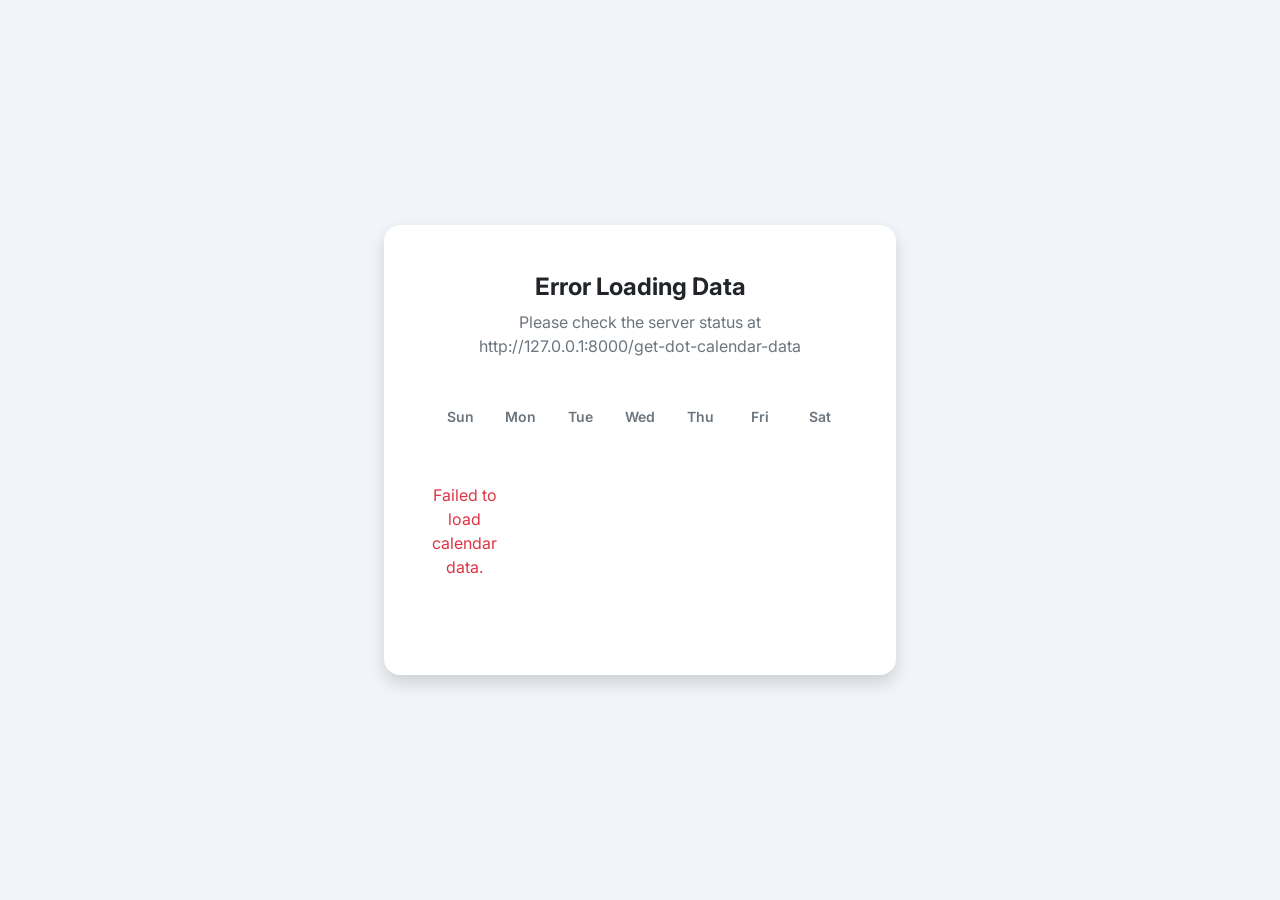
<file: api_version/bootstrap.html>
<!DOCTYPE html>
<html lang="en">

<head>
    <meta charset="UTF-8" />
    <meta name="viewport" content="width=device-width, initial-scale=1.0" />
    <title>Habit Tracker Calendar</title>
    <link href="https://cdn.jsdelivr.net/npm/bootstrap@5.3.3/dist/css/bootstrap.min.css" rel="stylesheet"
        integrity="sha384-QWTKZyjpPEjISv5WaRU9OFeRpok6YctnYmDr5pNlyT2bRjXh0JMhjY6hW+ALEwIH" crossorigin="anonymous">
    <link rel="preconnect" href="https://fonts.googleapis.com">
    <link rel="preconnect" href="https://fonts.gstatic.com" crossorigin>
    <link href="https://fonts.googleapis.com/css2?family=Inter:wght@400;500;600;700&display=swap" rel="stylesheet">
    <style>
        /* Custom styles to match the original design intent */

        body {
            font-family: 'Inter', sans-serif;
            background-color: #f1f5f9;
            /* Corresponds to a light slate color (slate-100) */
        }

        /* --- Custom Mark Styles (Retained from Original) --- */

        /* Base styles for the status marks */
        .check-mark::after,
        .x-mark::after,
        .skip-mark::after {
            position: absolute;
            top: 62%;
            /* Lowered the icons from 55% */
            left: 50%;
            transform: translateX(-50%);
            z-index: 20;
            /* Ensure it's above the dot */
            font-weight: bold;
            font-size: 1.1rem;
            /* Slightly larger for better visibility */
            line-height: 1;
        }

        /* Check mark for 'isDone: true' */
        .check-mark::after {
            content: "✓";
            color: #16a34a;
            /* Dark green (green-700) */
        }

        /* X mark for 'isDone: false' and 'isSkipped: false' */
        .x-mark::after {
            content: "✗";
            color: #dc2626;
            /* Dark red (red-700) */
        }

        /* Dot mark for 'isSkipped: true' */
        .skip-mark::after {
            content: "•";
            /* Changed icon for skipped */
            color: #f59e0b;
            /* Changed color to amber/yellow (amber-500) */
            font-size: 1.5rem;
            /* Made the dot a bit larger */
        }

        /* --- Calendar Grid Utility Styles (Customized for Bootstrap) --- */

        /* Mimics the Tailwind 'grid grid-cols-7' and 'gap-1/2' */
        .calendar-grid {
            display: grid;
            grid-template-columns: repeat(7, 1fr);
            gap: 0.25rem;
            /* Smaller gap than standard Bootstrap 'g-2' */
        }

        /* Day cell height and alignment */
        .day-cell {
            height: 3.5rem;
            /* Corresponds to h-14 */
            display: flex;
            align-items: center;
            justify-content: center;
        }

        /* Dot and Day Number Positioning */
        .dot-background {
            position: absolute;
            top: 50%;
            left: 50%;
            transform: translate(-50%, -50%);
            width: 2.25rem;
            /* w-9 */
            height: 2.25rem;
            /* h-9 */
            border-radius: 50%;
            z-index: 10;
        }

        .day-number {
            position: relative;
            z-index: 20;
            width: 2rem;
            /* w-8 */
            height: 2rem;
            /* h-8 */
            display: flex;
            align-items: center;
            justify-content: center;
            border-radius: 50%;
        }
    </style>
</head>

<body class="d-flex align-items-center justify-content-center min-vh-100 p-4">
    <div class="w-100" style="max-width: 512px;">
        <div class="bg-white rounded-4 shadow p-4 p-md-5">
            <div class="text-center mb-4 mb-md-5">
                <h1 id="habit-name" class="fs-4 fw-bold text-dark">Loading...</h1>
                <p id="month-year" class="text-secondary mb-0">Fetching Data</p>
                </div>

            <div class="calendar-grid text-center small fw-semibold text-secondary mb-2">
                <div>Sun</div>
                <div>Mon</div>
                <div>Tue</div>
                <div>Wed</div>
                <div>Thu</div>
                <div>Fri</div>
                <div>Sat</div>
            </div>

            <div class="calendar-grid" id="calendar-grid">
                </div>
        </div>
    </div>


    <script>
        const API_URL = "http://127.0.0.1:8000/get-dot-calendar-data";

        // Get references to HTML elements
        const grid = document.getElementById("calendar-grid");
        const habitNameEl = document.getElementById("habit-name");
        const monthYearEl = document.getElementById("month-year");

        // Helper function to get the number of days in a month (JS month is 0-indexed)
        const getDaysInMonth = (year, monthIndex) => new Date(year, monthIndex + 1, 0).getDate();

        // Helper function to pad single-digit numbers for date strings (e.g., 5 -> '05')
        const pad = (num) => num.toString().padStart(2, '0');


        // --- Main Rendering Function ---
        function renderCalendar(fullMonthItems, year, monthIndex, habitName) {
            // monthIndex is 0-indexed (0=Jan)

            // 1. Update Header
            const date = new Date(year, monthIndex);
            const monthName = date.toLocaleString('default', { month: 'long' });

            habitNameEl.textContent = habitName;
            monthYearEl.textContent = `${monthName} ${year}`;

            // 2. Determine Calendar Start Position (first day of the month)
            const firstDayOfMonth = new Date(year, monthIndex, 1).getDay(); // 0=Sun, 1=Mon, etc.

            let calendarHTML = '';

            // Add empty cells for the days before the 1st of the month
            for (let i = 0; i < firstDayOfMonth; i++) {
                calendarHTML += `<div></div>`;
            }

            // 3. Populate Grid
            fullMonthItems.forEach(item => {
                let statusClass = "";
                let dotClass = "bg-light"; // Default: Gray for invalid/missing days (bg-slate-100)

                // Determine status mark and dot color
                if (item.isValid) {
                    // For ANY valid day, the background dot is green-ish
                    dotClass = "bg-success-subtle"; // Using Bootstrap's subtle background for green-100

                    if (item.isSkipped) {
                        statusClass = "skip-mark"; // • (yellow icon)
                    } else if (item.isDone) {
                        statusClass = "check-mark"; // ✓ (green icon)
                    } else {
                        statusClass = "x-mark"; // ✗ (red icon)
                    }
                }

                // Extract the day number from the YYYY-MM-DD string
                const dayNumber = parseInt(item.date.split('-')[2], 10);

                // Highlight the current day (using the browser's current date)
                const today = new Date();
                const isToday = today.getDate() === dayNumber &&
                    today.getMonth() === monthIndex &&
                    today.getFullYear() === year;

                // Apply different styling for invalid days (missing days)
                const dayNumberClass = isToday
                    ? 'bg-primary text-white' // bg-blue-600 text-white
                    : item.isValid ? 'text-dark' : 'text-secondary'; // text-slate-700 / text-slate-400

                // Add a subtle opacity change for non-valid days
                const opacityClass = item.isValid ? '' : 'opacity-75'; // opacity-60

                calendarHTML += `
          <div class="position-relative day-cell fs-5 fw-medium ${statusClass} ${opacityClass}">
            <span class="dot-background ${dotClass}"></span>
            <span class="day-number ${dayNumberClass}">${dayNumber}</span>
          </div>`;
            });

            grid.innerHTML = calendarHTML;
        }


        // --- Data Fetching and Processing ---
        async function loadAndProcessData() {
            let fetchedData;
            try {
                const response = await fetch(API_URL);
                if (!response.ok) {
                    throw new Error(`HTTP error! status: ${response.status}`);
                }
                fetchedData = await response.json();
            } catch (error) {
                console.error("Could not fetch calendar data:", error);
                habitNameEl.textContent = "Error Loading Data";
                monthYearEl.textContent = "Please check the server status at " + API_URL;
                grid.innerHTML = `<div class="col-12 text-center py-5 text-danger">Failed to load calendar data.</div>`;
                return;
            }

            const year = parseInt(fetchedData.year, 10);
            const month = parseInt(fetchedData.month, 10); // 1-indexed
            const habitName = fetchedData.habitName || "Untitled Habit";
            const monthIndex = month - 1; // 0-indexed for JS Date object

            if (isNaN(year) || isNaN(month)) {
                console.error("Invalid year or month received from API.");
                return;
            }

            // Map existing items for fast lookup by date (YYYY-MM-DD)
            const existingItemsMap = new Map();
            (fetchedData.items || []).forEach(item => {
                // Normalize 0/1 to false/true and ensure isValid is boolean
                const normalizedItem = {
                    date: item.date,
                    isValid: !!item.isValid,
                    isDone: item.isDone === 1 || item.isDone === true,
                    isSkipped: item.isSkipped === 1 || item.isSkipped === true,
                };
                existingItemsMap.set(normalizedItem.date, normalizedItem);
            });

            // Generate the full month's data (filling in missing dates)
            const daysInMonth = getDaysInMonth(year, monthIndex);
            const fullMonthItems = [];

            for (let day = 1; day <= daysInMonth; day++) {
                // Format the date key to ISO standard: YYYY-MM-DD
                const dateKey = `${year}-${pad(month)}-${pad(day)}`;

                if (existingItemsMap.has(dateKey)) {
                    // Date found in API data
                    fullMonthItems.push(existingItemsMap.get(dateKey));
                } else {
                    // Date is missing from API data, fill with isValid: false
                    fullMonthItems.push({
                        date: dateKey,
                        isValid: false,
                        isDone: false,
                        isSkipped: false,
                    });
                }
            }

            // Render the processed data
            renderCalendar(fullMonthItems, year, monthIndex, habitName);
        }

        // Start the process on page load
        window.onload = loadAndProcessData;
    </script>
    <script src="https://cdn.jsdelivr.net/npm/bootstrap@5.3.3/dist/js/bootstrap.bundle.min.js"
        integrity="sha384-YvpcrYf0tY3lHB60NNkmXc5s9fDVZLESaAA55NDzOxhy9GkcIdslK1eN7N6jIeHz"
        crossorigin="anonymous"></script>
</body>

</html>
</file>
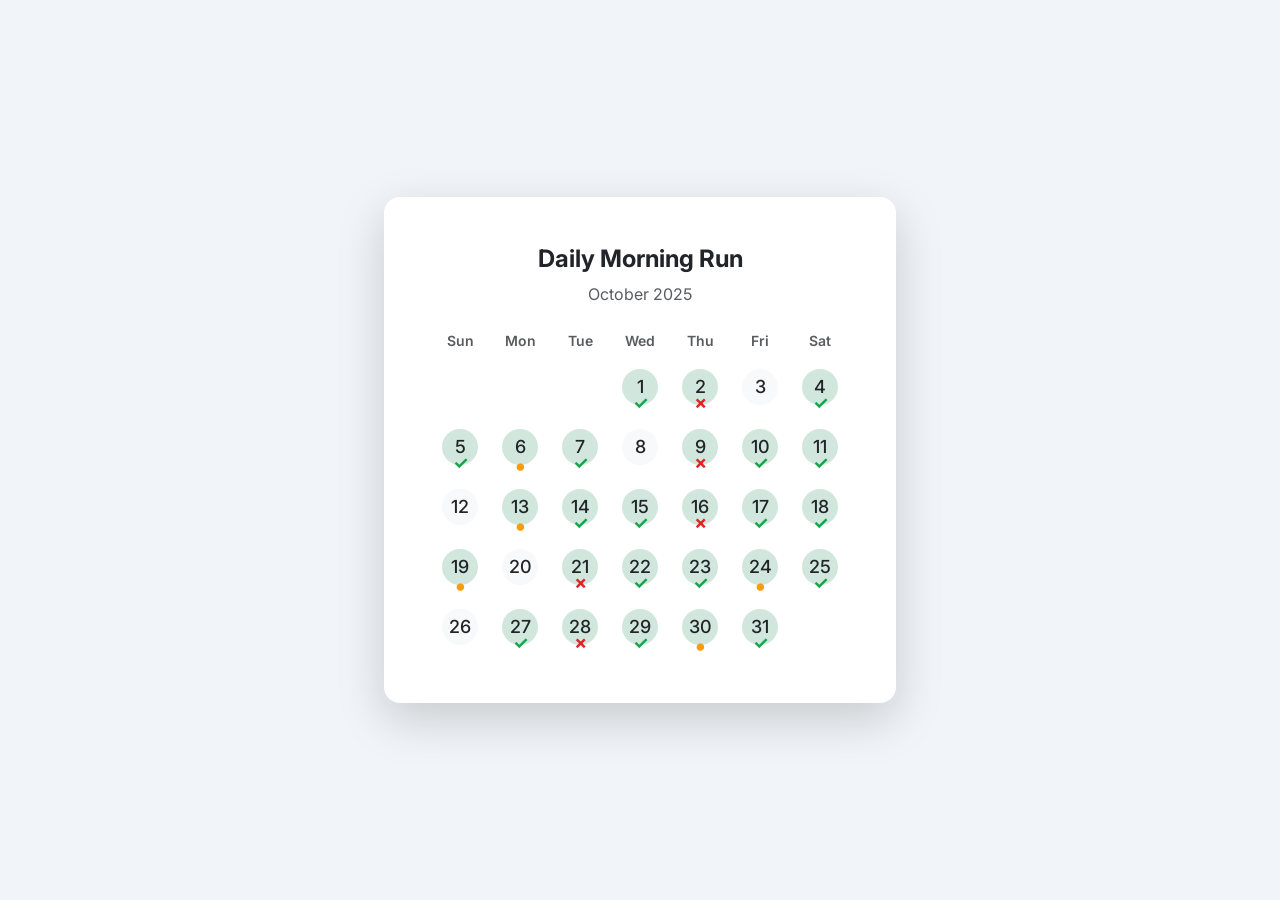
<file: static_version/bootstrap.html>
<!DOCTYPE html>
<html lang="en">

<head>
    <meta charset="UTF-8" />
    <meta name="viewport" content="width=device-width, initial-scale=1.0" />
    <title>Habit Tracker Calendar</title>
    <link href="https://cdn.jsdelivr.net/npm/bootstrap@5.3.3/dist/css/bootstrap.min.css" rel="stylesheet"
        integrity="sha384-QWTKZyjpPEjISv5WaRU9OFeRpok6YctnYmDr5pNlyT2bRjXh0JMhjY6hW+ALEwIH" crossorigin="anonymous">
    <link rel="preconnect" href="https://fonts.googleapis.com">
    <link rel="preconnect" href="https://fonts.gstatic.com" crossorigin>
    <link href="https://fonts.googleapis.com/css2?family=Inter:wght@400;500;600;700&display=swap" rel="stylesheet">
    <style>
        /* Custom styles to match the original design intent (f1f5f9 is slate-100) */
        body {
            font-family: 'Inter', sans-serif;
            background-color: #f1f5f9;
        }

        /* --- Custom Mark Styles (Retained from Original) --- */

        /* Base styles for the status marks */
        .check-mark::after,
        .x-mark::after,
        .skip-mark::after {
            position: absolute;
            top: 62%;
            /* Lowered the icons from 55% */
            left: 50%;
            transform: translateX(-50%);
            z-index: 20;
            /* Ensure it's above the dot */
            font-weight: bold;
            font-size: 1.1rem;
            /* Slightly larger for better visibility */
            line-height: 1;
        }

        /* Check mark for 'isDone: true' */
        .check-mark::after {
            content: "✓";
            color: #16a34a;
            /* Dark green (green-700) */
        }

        /* X mark for 'isDone: false' and 'isSkipped: false' */
        .x-mark::after {
            content: "✗";
            color: #dc2626;
            /* Dark red (red-700) */
        }

        /* Dot mark for 'isSkipped: true' */
        .skip-mark::after {
            content: "•";
            /* Changed icon for skipped */
            color: #f59e0b;
            /* Changed color to amber/yellow (amber-500) */
            font-size: 1.5rem;
            /* Made the dot a bit larger */
        }

        /* --- Calendar Grid Utility Styles (Customized for Bootstrap) --- */

        /* Replicates the Tailwind 'grid grid-cols-7' and 'gap-1' */
        .calendar-grid {
            display: grid;
            grid-template-columns: repeat(7, 1fr);
            gap: 0.25rem;
        }

        /* Replicates the Tailwind 'h-14 flex items-center justify-center' */
        .day-cell {
            height: 3.5rem;
            display: flex;
            align-items: center;
            justify-content: center;
            font-size: 1.125rem;
            /* text-lg */
            font-weight: 500;
            /* font-medium */
        }

        /* Replicates the Tailwind 'w-9 h-9 rounded-full absolute top-1/2 left-1/2 -translate-x-1/2 -translate-y-1/2' */
        .dot-background {
            position: absolute;
            top: 50%;
            left: 50%;
            transform: translate(-50%, -50%);
            width: 2.25rem;
            /* w-9 */
            height: 2.25rem;
            /* h-9 */
            border-radius: 50%;
            z-index: 10;
        }

        /* Replicates the Tailwind 'w-8 h-8 rounded-full relative z-20 flex items-center justify-center' */
        .day-number {
            position: relative;
            z-index: 20;
            width: 2rem;
            /* w-8 */
            height: 2rem;
            /* h-8 */
            display: flex;
            align-items: center;
            justify-content: center;
            border-radius: 50%;
        }
    </style>
</head>

<body class="d-flex align-items-center justify-content-center min-vh-100 p-4">
    <div class="w-100" style="max-width: 512px;">
        <div class="bg-white rounded-4 shadow-lg p-4 p-md-5">
            <div class="text-center mb-4">
                <h1 id="habit-name" class="fs-4 fw-bold text-dark"></h1>
                <p id="month-year" class="text-muted mb-0"></p>
                </div>

            <div class="calendar-grid text-center small fw-semibold text-muted mb-2">
                <div>Sun</div>
                <div>Mon</div>
                <div>Tue</div>
                <div>Wed</div>
                <div>Thu</div>
                <div>Fri</div>
                <div>Sat</div>
            </div>

            <div class="calendar-grid" id="calendar-grid">
                </div>
        </div>
    </div>

    <script>
        // --- Mock Server API Data ---
        const apiData = {
            year: "2025",
            month: "10",
            habitName: "Daily Morning Run",
            items: [
                { day: "01-10-2025", isValid: true, isDone: true, isSkipped: false },
                { day: "02-10-2025", isValid: true, isDone: false, isSkipped: false },
                { day: "03-10-2025", isValid: false, isDone: false, isSkipped: false },
                { day: "04-10-2025", isValid: true, isDone: true, isSkipped: false },
                { day: "05-10-2025", isValid: true, isDone: true, isSkipped: false },
                { day: "06-10-2025", isValid: true, isDone: false, isSkipped: true },
                { day: "07-10-2025", isValid: true, isDone: true, isSkipped: false },
                { day: "08-10-2025", isValid: false, isDone: false, isSkipped: false },
                { day: "09-10-2025", isValid: true, isDone: false, isSkipped: false },
                { day: "10-10-2025", isValid: true, isDone: true, isSkipped: false },
                { day: "11-10-2025", isValid: true, isDone: true, isSkipped: false },
                { day: "12-10-2025", isValid: false, isDone: false, isSkipped: false },
                { day: "13-10-2025", isValid: true, isDone: false, isSkipped: true },
                { day: "14-10-2025", isValid: true, isDone: true, isSkipped: false },
                { day: "15-10-2025", isValid: true, isDone: true, isSkipped: false },
                { day: "16-10-2025", isValid: true, isDone: false, isSkipped: false },
                { day: "17-10-2025", isValid: true, isDone: true, isSkipped: false },
                { day: "18-10-2025", isValid: true, isDone: true, isSkipped: false },
                { day: "19-10-2025", isValid: true, isDone: false, isSkipped: true },
                { day: "20-10-2025", isValid: false, isDone: false, isSkipped: false },
                { day: "21-10-2025", isValid: true, isDone: false, isSkipped: false },
                { day: "22-10-2025", isValid: true, isDone: true, isSkipped: false },
                { day: "23-10-2025", isValid: true, isDone: true, isSkipped: false },
                { day: "24-10-2025", isValid: true, isDone: false, isSkipped: true },
                { day: "25-10-2025", isValid: true, isDone: true, isSkipped: false },
                { day: "26-10-2025", isValid: false, isDone: false, isSkipped: false },
                { day: "27-10-2025", isValid: true, isDone: true, isSkipped: false },
                { day: "28-10-2025", isValid: true, isDone: false, isSkipped: false },
                { day: "29-10-2025", isValid: true, isDone: true, isSkipped: false },
                { day: "30-10-2025", isValid: true, isDone: false, isSkipped: true },
                { day: "31-10-2025", isValid: true, isDone: true, isSkipped: false },
            ]
        };

        // --- Calendar Generation Logic ---

        // Get references to HTML elements
        const grid = document.getElementById("calendar-grid");
        const habitNameEl = document.getElementById("habit-name");
        const monthYearEl = document.getElementById("month-year");

        // Parse data from the API response
        const year = parseInt(apiData.year);
        // JavaScript months are 0-indexed (0=Jan), so we subtract 1.
        const month = parseInt(apiData.month) - 1;

        // Get the first day of the month (0=Sun, 1=Mon, ..., 6=Sat)
        const firstDayOfMonth = new Date(year, month, 1).getDay();

        // Create a date object for formatting the month name
        const date = new Date(year, month);
        const monthName = date.toLocaleString('default', { month: 'long' });

        // Update the header text
        habitNameEl.textContent = apiData.habitName;
        monthYearEl.textContent = `${monthName} ${year}`;

        let calendarHTML = '';

        // Add empty cells for the days before the 1st of the month
        for (let i = 0; i < firstDayOfMonth; i++) {
            calendarHTML += `<div></div>`;
        }

        // Populate the grid with data from the `items` array
        apiData.items.forEach(item => {
            let statusClass = "";
            let dotClass = "bg-light"; // Default to gray for invalid days (slate-100)

            // Determine which mark and dot color to show.
            if (item.isValid) {
                // For ANY valid day (done, not done, or skipped), the background dot is green.
                dotClass = "bg-success-subtle"; // Bootstrap equivalent of green-100

                if (item.isSkipped) {
                    statusClass = "skip-mark"; // • (yellow icon)
                } else if (item.isDone) {
                    statusClass = "check-mark"; // ✓ (green icon)
                } else {
                    statusClass = "x-mark"; // ✗ (red icon)
                }
            }

            // Extract the day number from the "DD-MM-YYYY" string.
            const dayNumber = parseInt(item.day.substring(0, 2), 10);

            // Highlight the current day
            const isToday = new Date().getDate() === dayNumber &&
                new Date().getMonth() === month &&
                new Date().getFullYear() === year;

            // Use Bootstrap classes for text color and today's highlight
            // text-slate-700 -> text-dark, bg-blue-600 -> bg-primary
            const dayNumberClass = isToday ? 'bg-primary text-white' : 'text-dark';

            calendarHTML += `
                <div class="position-relative day-cell ${statusClass}">
                    <span class="dot-background ${dotClass}"></span>
                    <span class="day-number ${dayNumberClass}">${dayNumber}</span>
                </div>`;
        });

        grid.innerHTML = calendarHTML;
    </script>
    <script src="https://cdn.jsdelivr.net/npm/bootstrap@5.3.3/dist/js/bootstrap.bundle.min.js"
        integrity="sha384-YvpcrYf0tY3lHB60NNkmXc5s9fDVZLESaAA55NDzOxhy9GkcIdslK1eN7N6jIeHz"
        crossorigin="anonymous"></script>
</body>

</html>
</file>
